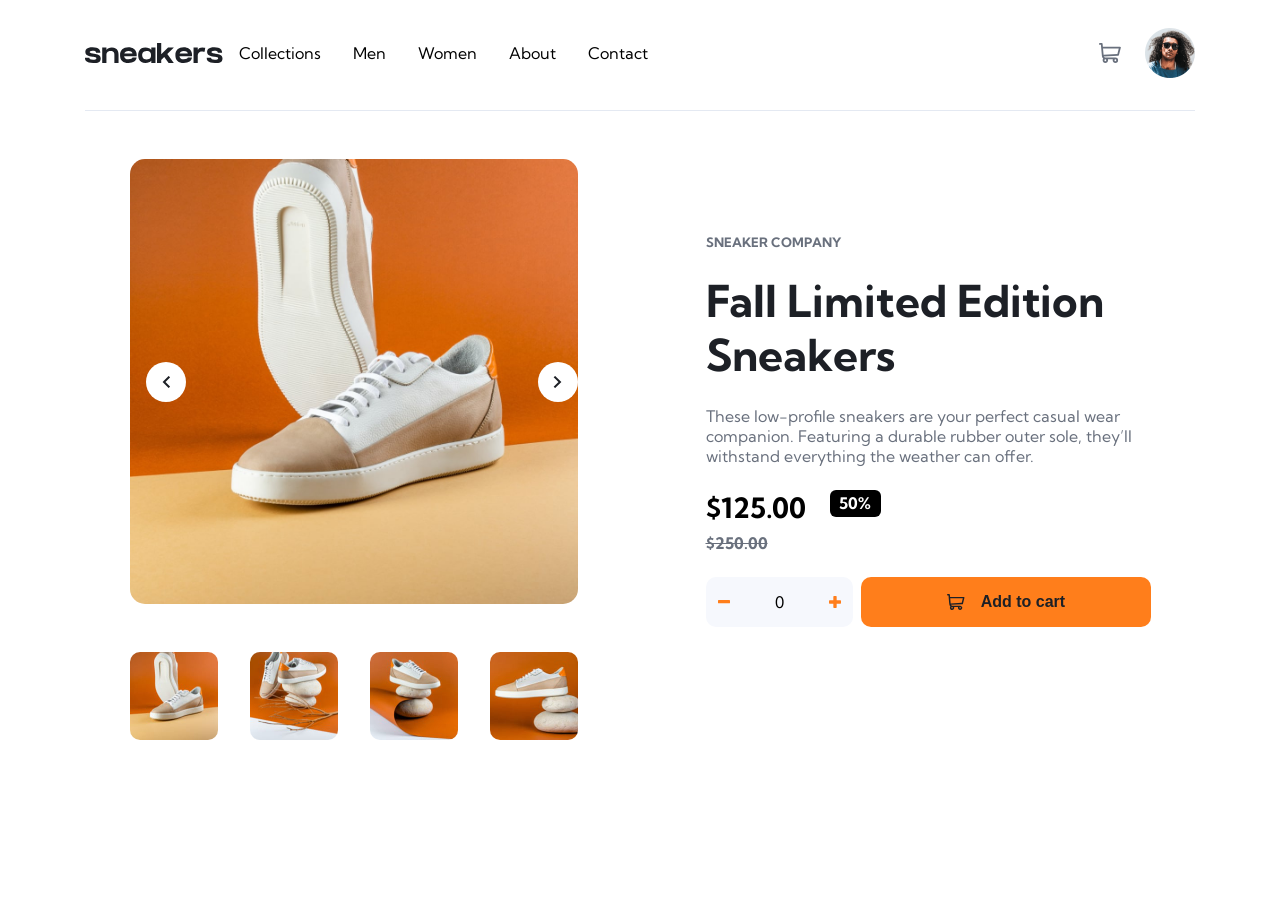
<file: ecommerce-product-page-main/index.html>
<!DOCTYPE html>
<html lang="en">
<head>
  <meta charset="UTF-8">
  <meta name="viewport" content="width=device-width, initial-scale=1.0">
  <title>e-commerce product page</title>
  <link rel="preconnect" href="https://fonts.googleapis.com">
  <link rel="preconnect" href="https://fonts.gstatic.com" crossorigin>
  <link href="https://fonts.googleapis.com/css2?family=Kumbh+Sans:wght,YOPQ@100..900,300&display=swap" rel="stylesheet">
  <link rel="stylesheet" href="style.css">
</head>
<body>
  <header>
    <div class="nav">
      <div class="logo-container">
        <figure class="menu"><img src="images/icon-menu.svg" alt="menu icon"></figure>
        <figure class="logo"><img src="images/logo.svg" alt="page logo"></figure>
        <div class="categories">
          <ul>
            <li>Collections</li>
            <li>Men</li>
            <li>Women</li>
            <li>About</li>
            <li>Contact</li>
          </ul>
        </div>
      </div>


      <div class="cart-profile">
        <figure class="cart"><img src="images/icon-cart.svg" alt="cart icon"></figure>
        <figure class="avatar"><img src="images/image-avatar.png" alt="profile picture"></figure>
      </div>
    </div>

  </header>

  <div class="container">
    <div class="image-container">
      <div class="header-image">
        <figure class="previous"><img src="images/icon-previous.svg" alt="previous icon"></figure>
        <figure class="next"><img src="images/icon-next.svg" alt="next icon"></figure>
      </div>

      <div class="basket-container">
        <h1>Cart</h1>

        <div class="basket-content"> 
          <p>Your cart is empty</p>
        </div>
      </div>

      <div class="image-thumbnails">
        <img id="product1" src="images/image-product-1-thumbnail.jpg" alt="product 1 thumbnail">
        <img src="images/image-product-2-thumbnail.jpg" alt="product 2 thumbnail">
        <img src="images/image-product-3-thumbnail.jpg" alt="product 3 thumbnail">
        <img src="images/image-product-4-thumbnail.jpg" alt="product 4 thumbnail">
      </div>
    </div>
  
    <main>
      <section class="content">
        <h2>SNEAKER COMPANY</h2>
  
        <h1>Fall Limited Edition Sneakers</h1>
  
        <p>
          These low-profile sneakers are your perfect casual wear companion. 
          Featuring a durable rubber outer sole, they’ll withstand everything 
          the weather can offer.
        </p>
      </section>
  
      <section class="price">
        <div class="price-discount">
          <p id="discount-price">$125.00</p>
          
          <div class="discount-badge">
            50%
          </div>
        </div>
  
        <p id="original-price">$250.00</p>
      </section>
  
      <section class="add-to-cart">
        <div class="quantity-selector">
          <img src="images/icon-minus.svg" alt="minus icon">
          <p id="quantity">0</p>
          <img src="images/icon-plus.svg" alt="plus icon">
        </div>
  
        <button type="submit">
          <svg width="18" height="16" viewBox="0 0 18 16" fill="none" xmlns="http://www.w3.org/2000/svg">
          <path fill-rule="evenodd" clip-rule="evenodd" d="M3.0905 2.91311H16.7397C17.2062 2.91311 17.5482 3.35211 17.4353 3.80391L15.9785 9.63048C15.9025 9.93446 15.6378 10.1539 15.3251 10.1723L3.86762 10.8456C4.07245 11.3243 4.54702 11.6529 5.09162 11.6529H13.0982C14.2967 11.6529 15.2717 12.628 15.2717 13.8264C15.2717 15.0249 14.2967 16 13.0982 16C11.5964 16 10.5406 14.502 11.0544 13.0868H7.13056C7.645 14.5038 6.58692 16 5.08677 16C3.27933 16 2.26409 13.9081 3.37522 12.4891C2.75894 12.0009 2.40119 11.2825 2.34268 10.6204C1.43419 0.498541 1.47444 0.946953 1.55953 1.89506L1.56008 1.9012C1.61714 2.53699 1.6934 3.38676 1.51811 1.43385H0.716927C0.320978 1.43385 0 1.11288 0 0.716927C0 0.320978 0.320978 0 0.716927 0H2.17355C2.54465 0 2.85443 0.28322 2.88761 0.652847L3.0905 2.91311ZM4.3471 13.8264C4.3471 14.2343 4.67894 14.5661 5.08677 14.5661C5.49463 14.5661 5.82647 14.2343 5.82647 13.8264C5.82647 13.4186 5.49463 13.0868 5.08677 13.0868C4.67894 13.0868 4.3471 13.4186 4.3471 13.8264ZM13.0982 14.5661C12.6903 14.5661 12.3585 14.2343 12.3585 13.8264C12.3585 13.4186 12.6903 13.0868 13.0982 13.0868C13.506 13.0868 13.8379 13.4186 13.8379 13.8264C13.8379 14.2343 13.506 14.5661 13.0982 14.5661ZM3.67463 9.42062L14.7152 8.77181L15.8215 4.34693H3.21921L3.67463 9.42062Z" fill="#1D2026"/>
          </svg>
  
          <p id="info">Add to cart</p>
        </button>
      </section>
    </main>
  </div>

  <script src="script.js"></script>
</body>
</html>
</file>
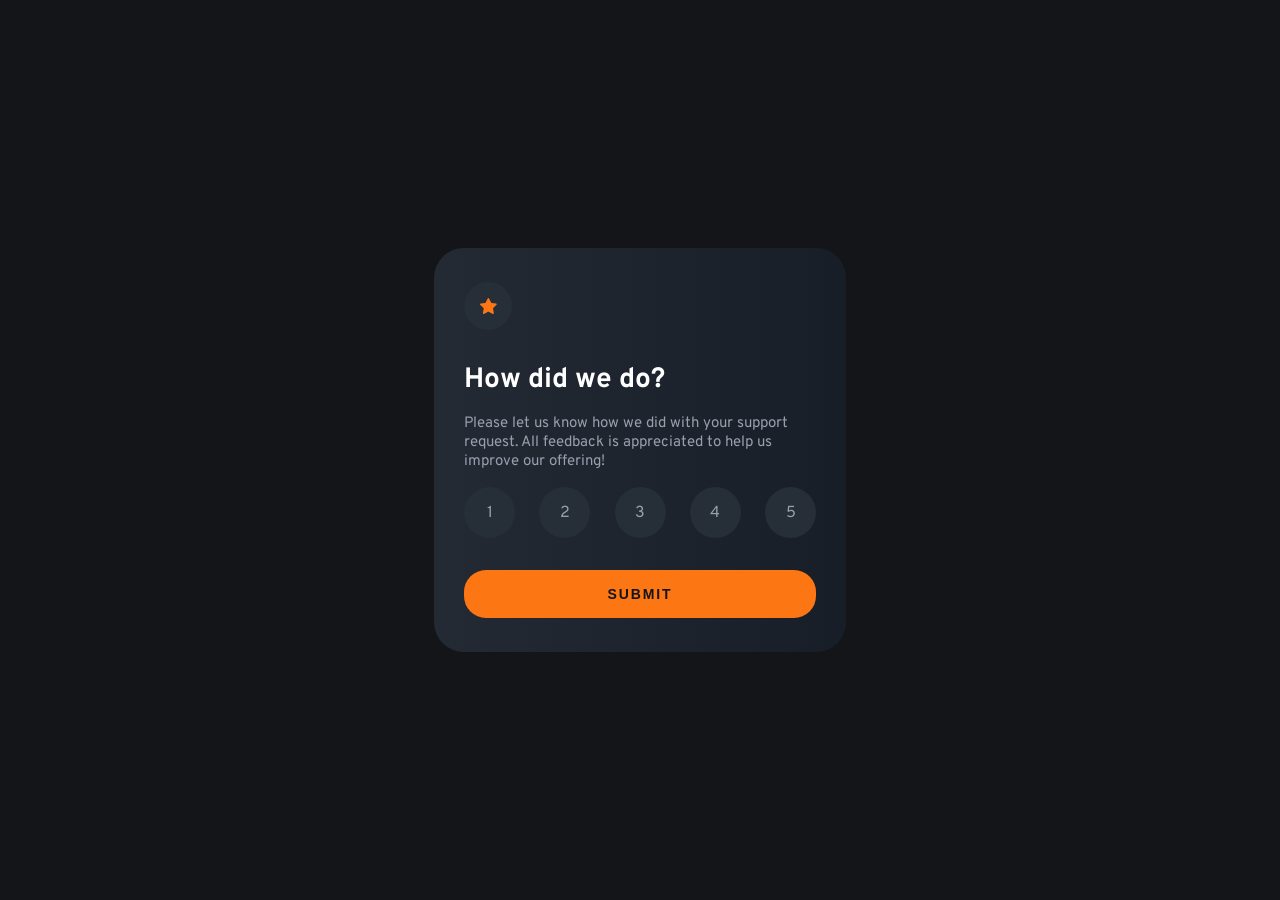
<file: interactive-rating-component-main/index.html>
<!DOCTYPE html>
<html lang="en">
<head>
  <meta charset="UTF-8">
  <meta name="viewport" content="width=device-width, initial-scale=1.0">
  <title>Interactive rating component</title>
  <link rel="stylesheet" href="style.css">
  <link rel="preconnect" href="https://fonts.googleapis.com">
  <link rel="preconnect" href="https://fonts.gstatic.com" crossorigin>
  <link href="https://fonts.googleapis.com/css2?family=Overpass:ital,wght@0,100..900;1,100..900&display=swap" rel="stylesheet">
</head>
<body>
  <main>
    <figure>
      <img src="images/icon-star.svg" alt="star icon">
    </figure>

    <h1>How did we do?</h1>

    <p>
      Please let us know how we did with your support request. 
      All feedback is appreciated to help us improve our offering!
    </p>

    <ul>
      <li>1</li>
      <li>2</li>
      <li>3</li>
      <li>4</li>
      <li>5</li>
    </ul>

    <button type="submit">SUBMIT</button>
  </main>

  <div class="appreciation-container">
    <img src="images/illustration-thank-you.svg" alt="thank you illustration">

    <section>
      <p>You selected <span id="selected-number">4</span> out of 5</p>
    </section>

    <h1>
      Thank you!
    </h1>

    <p>
      We appreciate you taking the time to give a rating. If you ever 
      need more support, don’t hesitate to get in touch!
    </p>
  </div>

  <script src="script.js"></script>
</body>
</html>
</file>
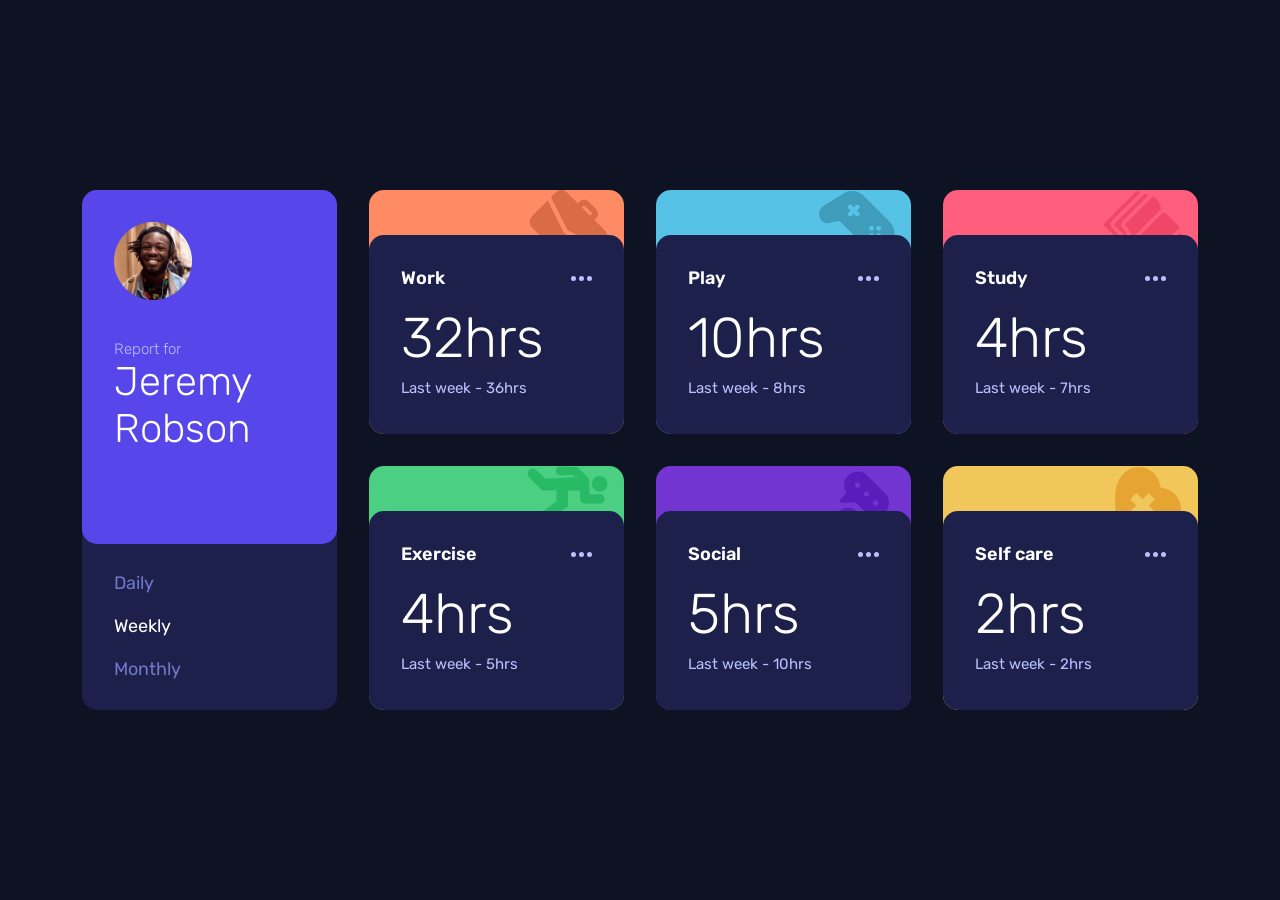
<file: time-tracking-dashboard-by-primas/index.html>
<!DOCTYPE html>
<html lang="en">
<head>
    <meta charset="UTF-8">
    <meta name="viewport" content="width=device-width, initial-scale=1.0">
    <title>Time tracking dashboard project</title>
    <link rel="stylesheet" href="style.css">
    <link rel="preconnect" href="https://fonts.googleapis.com">
    <link rel="preconnect" href="https://fonts.gstatic.com" crossorigin>
    <link href="https://fonts.googleapis.com/css2?family=Rubik:ital,wght@0,300..900;1,300..900&display=swap" rel="stylesheet">
</head>
<body>
    <header>
        <figure>
            <img src="images/image-jeremy.png" alt="profile picture">
            <figcaption>
                <p>Report for</p>
                <p>Jeremy Robson</p>
            </figcaption>
        </figure>

        <nav>
            <ul>
                <li id="daily">Daily</li>
                <li id="weekly">Weekly</li>
                <li id="monthly">Monthly</li>
            </ul>
        </nav>
    </header>

    <main>
        <section class="work">
            <svg width="79" height="79" xmlns="http://www.w3.org/2000/svg">
            <path d="m18.687 10.43 15.464 30.906c.31.682.743 1.322 1.3 1.88.558.557 
            1.198.99 1.714 1.217L68.237 59.98 52.484 75.732a8.025 8.025 0 0 1-11.355 
            0L2.934 37.538a8.025 8.025 0 0 1 0-11.356L18.687 10.43Zm19.345-7.99 10.839 
            10.838 2.065-2.064a5.845 5.845 0 0 1 8.258 0l8.258 8.259a5.845 5.845 0 0 1 
            0 8.258l-2.064 2.064 10.839 10.84a8.025 8.025 0 0 1 0 11.355l-4.728 
            4.728L39.126 40.53a1.963 1.963 0 0 1-.578-.413 1.963 1.963 0 0 1-.413-.578L21.95 
            7.168l4.728-4.728a8.025 8.025 0 0 1 11.355 0Zm17.033 12.903-2.064 2.065 
            8.258 8.258 2.064-2.064-8.258-8.259Z" fill="#D96C47" fill-rule="nonzero"/>
            </svg>

            <div class="work-schedule">
                <div class="work-activity">
                    <p id="title">Work</p>
                    <img src="images/icon-ellipsis.svg" alt="ellipsis icon">
                </div>
                <div class="work-time-detail">
                    <p id="work-current">32hrs</p>
                    <span id="work-previous">Last week - 36hrs</span>
                </div>
            </div>
        </section>

        <section class="play">
            <svg width="76" height="77" xmlns="http://www.w3.org/2000/svg">
            <path d="m60.91 71.846 12.314-19.892c3.317-5.36 
            3.78-13.818-2.31-19.908l-26.36-26.36c-4.457-4.457-12.586-6.843-19.908-2.31L4.753 
            15.69c-5.4 3.343-6.275 10.854-1.779 15.35a7.773 7.773 0 0 0 
            7.346 2.035l7.783-1.945a3.947 3.947 0 0 1 3.731 1.033l22.602 
            22.602c.97.97 1.367 2.4 1.033 3.732l-1.945 7.782a7.775 7.775 
            0 0 0 2.037 7.349c4.49 4.49 12.003 3.624 
            15.349-1.782Zm-24.227-46.12-1.891-1.892-1.892 1.892a2.342 2.342 
            0 0 1-3.312-3.312l1.892-1.892-1.892-1.891a2.342 2.342 0 0 1 
            3.312-3.312l1.892 1.891 1.891-1.891a2.342 2.342 0 0 1 3.312 
            3.312l-1.891 1.891 1.891 1.892a2.342 2.342 0 0 1-3.312 3.312Zm14.19 
            14.19a2.343 2.343 0 1 1 3.315-3.312 2.343 2.343 0 0 1-3.314 
            3.312Zm0 7.096a2.343 2.343 0 0 1 3.313-3.312 2.343 2.343 0 0 
            1-3.312 3.312Zm7.096-7.095a2.343 2.343 0 1 1 3.312 0 2.343 
            2.343 0 0 1-3.312 0Zm0 7.095a2.343 2.343 0 0 1 3.312-3.312 
            2.343 2.343 0 0 1-3.312 3.312Z" fill="#3F9CBB" fill-rule="nonzero"/>
            </svg>

            <div class="play-schedule">
                <div class="play-activity">
                    <p id="title">Play</p>
                    <img src="images/icon-ellipsis.svg" alt="ellipsis icon">
                </div>
                <div class="play-time-detail">
                    <p id="play-current">10hrs</p>
                    <span id="play-previous">Last week - 36hrs</span>
                </div>
            </div>
        </section>

        <section class="study">
            <svg width="79" height="79" xmlns="http://www.w3.org/2000/svg">
            <path d="M33.227 1.495a1.87 1.87 0 0 1 2.646 0l1.323 1.323-27.78 
            27.78c-2.189 2.189-2.1 5.837.088 8.026l12.132 12.132a5.624 5.624 
            0 0 0 1.096 6.388 5.624 5.624 0 0 0 6.389 1.097l12.132 12.132c2.188 
            2.188 5.837 2.276 8.025.088l27.78-27.78 1.323 1.322a1.87 1.87 0 0 1 
            0 2.646L46.632 78.4a1.87 1.87 0 0 1-2.645 0L29.12 63.531a5.624 5.624 
            0 0 1-6.389-1.097l-5.291-5.291a5.624 5.624 0 0 1-1.097-6.388L1.478 
            35.89a1.87 1.87 0 0 1 0-2.646ZM59.74 22.783c1.948.27 3.83 1.117 5.325 
            2.612l10.583 10.583a1.87 1.87 0 0 1 0 2.646L46.544 67.727a1.87 1.87 
            0 0 1-2.646 0L30.67 54.498a1.872 1.872 0 0 0-2.646 0ZM49.19 6.875a1.87 
            1.87 0 0 1 2.647 0c4.489 4.489 5.877 8.98 6.178 12.342L27.67 
            49.56c.349-1.527 1.181-7.463-4.938-13.582a1.87 1.87 0 0 1 
            0-2.646Zm-7.936-2.646a1.87 1.87 0 0 1 2.645 0l1.323 1.323-25.134 
            25.134a5.619 5.619 0 0 0 0 7.938c4.005 4.005 4.2 7.696 4.043 
            9.335L12.15 35.978a1.87 1.87 0 0 1 0-2.646Z" fill="#F04667" fill-rule="nonzero"/>
            </svg>

            <div class="study-schedule">
                <div class="study-activity">
                    <p id="title">Study</p>
                    <img src="images/icon-ellipsis.svg" alt="ellipsis icon">
                </div>
                <div class="study-time-detail">
                    <p id="study-current">4hrs</p>
                    <span id="study-previous">Last week - 7hrs</span>
                </div>
            </div>
        </section>

        <section class="exercise">
            <svg width="81" height="55" xmlns="http://www.w3.org/2000/svg">
            <path d="m33.357.579 16.447.426c.33.009.645.144.88.38l9.953 
            9.953a4.946 4.946 0 0 1 1.451 3.311l.514 
            12.87c.02.503.433.895.937.894l9.595-.05a4.438 4.438 0 0 1 4.437 
            4.43v.26c0 1.164-.453 2.259-1.277 3.082a4.334 4.334 0 0 1-3.083 
            1.277h-15.77c-2.347 0-4.393-2.045-4.393-4.393l-.001-8.405-12.05-.009.01 
            15.17c.001.426-.21.826-.56 1.067l-18.098 12.41c-1.363.849-2.958 
            1.033-4.426.537a5.147 5.147 0 0 1-1.994-1.237 5.247 5.247 0 0 
            1-1.193-1.85c-.875-2.293.074-4.934 2.256-6.277l12.303-8.973.252-11.28-13.556.442a1.291 
            1.291 0 0 1-.957-.377L2.237 11.439c-1-.999-1.55-2.38-1.513-3.792a5.124 
            5.124 0 0 1 1.714-3.71c2.042-1.84 5.234-1.688 7.267.345l8.576 8.576 
            29.444-1.635-2.133-2.133-12.263.347a4.434 4.434 0 0 1-3.294-1.28l-.016-.015a4.409 
            4.409 0 0 1-1.294-3.307c.08-2.347 2.16-4.255 4.632-4.256Zm33.78 
            11.774c3.025-3.025 7.945-3.025 10.97 0 3.024 3.025 3.024 7.944 0 
            10.97-3.025 3.024-7.945 3.024-10.97 0-3.024-3.026-3.025-7.945 
            0-10.97Z" fill="#29BA66" fill-rule="nonzero"/>
            </svg>

            <div class="exercise-schedule">
                <div class="exercise-activity">
                    <p id="title">Exercise</p>
                    <img src="images/icon-ellipsis.svg" alt="ellipsis icon">
                </div>
                <div class="exercise-time-detail">
                    <p id="exercise-current">4hrs</p>
                    <span id="exercise-previous">Last week - 5hrs</span>
                </div>
            </div>
        </section>

        <section class="social">
            <svg width="75" height="100" xmlns="http://www.w3.org/2000/svg">
            <g fill="#5A1CBB" fill-rule="nonzero"><path d="M45.834 46.627c4.78 4.78 
            13.1 5.754 19.257-.403 5.2-5.199 5.198-13.657 0-18.855L47.151 9.428C42.335 
            4.614 34.02 3.7 27.892 9.83c-4.701 4.7-5.151 12.066-1.352 17.277l-6.265 
            6.265c-1.339 1.339-.317 3.644 1.585 3.533l13.474-.777 10.499 
            10.499Zm11.404-11.483a2.567 2.567 0 1 1-3.629 3.631 2.567 2.567 0 0 
            1 3.63-3.631ZM35.745 20.909a2.567 2.567 0 1 1 3.63-3.629 2.567 
            2.567 0 0 1-3.63 3.63Zm12.562 5.303a2.567 2.567 0 1 1-3.63 3.63 
            2.567 2.567 0 0 1 3.63-3.63ZM55.16 63.698 37.219 
            45.756c-5.198-5.197-13.658-5.197-18.857.001-6.072 6.073-5.26 
            14.4-.402 19.258l10.499 10.5-.777 13.473c-.11 1.886 2.186 2.931 
            3.533 1.584l6.265-6.265c5.212 3.8 12.577 3.349 17.277-1.352 6.06-6.059 
            5.274-14.386.403-19.257ZM25.813 57.24a2.567 2.567 0 1 1 3.63-3.631 2.567 
            2.567 0 0 1-3.63 3.63Zm8.932 8.931a2.567 2.567 0 1 1 3.63-3.629 2.567 
            2.567 0 0 1-3.63 3.63Zm8.932 8.933a2.567 2.567 0 1 1 3.63-3.631 2.567 
            2.567 0 0 1-3.63 3.63Z"/></g>
            </svg>

            <div class="social-schedule">
                <div class="social-activity">
                    <p id="title">Social</p>
                    <img src="images/icon-ellipsis.svg" alt="ellipsis icon">
                </div>
                <div class="social-time-detail">
                    <p id="social-current">5hrs</p>
                    <span id="social-previous">Last week - 10hrs</span>
                </div>
            </div>
        </section>

        <section class="self-care">
            <svg width="67" height="67" xmlns="http://www.w3.org/2000/svg">
            <path d="M.918 50.848c.114 1.723.232 3.5.346 5.336l.003.038.448 
            6.038c.06.81.412 1.536.951 2.075.54.54 1.266.892 
            2.075.952l6.038.447.038.003c12.086.755 21.237 1.231 
            28.95.484 9.007-.873 15.369-3.445 20.02-8.096 8.413-8.413 
            8.398-21.609-.034-30.041-3.79-3.79-8.959-6.11-14.31-6.526-.415-5.352-2.736-10.52-6.526-14.31C30.484-1.185 
            17.288-1.2 8.875 
            7.214-1.295 17.384-.415 30.697.918 50.848ZM21.36 27.122l6.172 
            6.173 6.16-6.159 6.172 6.173-6.16 6.158 6.173 6.173-6.158 
            6.158-6.173-6.172-6.158 6.158-6.173-6.172 6.159-6.159-6.173-6.172 
            6.16-6.159Z" fill="#E6A532" fill-rule="nonzero"/>
            </svg>

            <div class="self-care-schedule">
                <div class="self-care-activity">
                    <p id="title">Self care</p>
                    <img src="images/icon-ellipsis.svg" alt="ellipsis icon">
                </div>
                <div class="self-care-time-detail">
                    <p id="self-care-current">2hrs</p>
                    <span id="self-care-previous">Last week - 2hrs</span>
                </div>
            </div>
        </section>
    </main>

    <script src="main.js"></script>
</body>
</html>
</file>
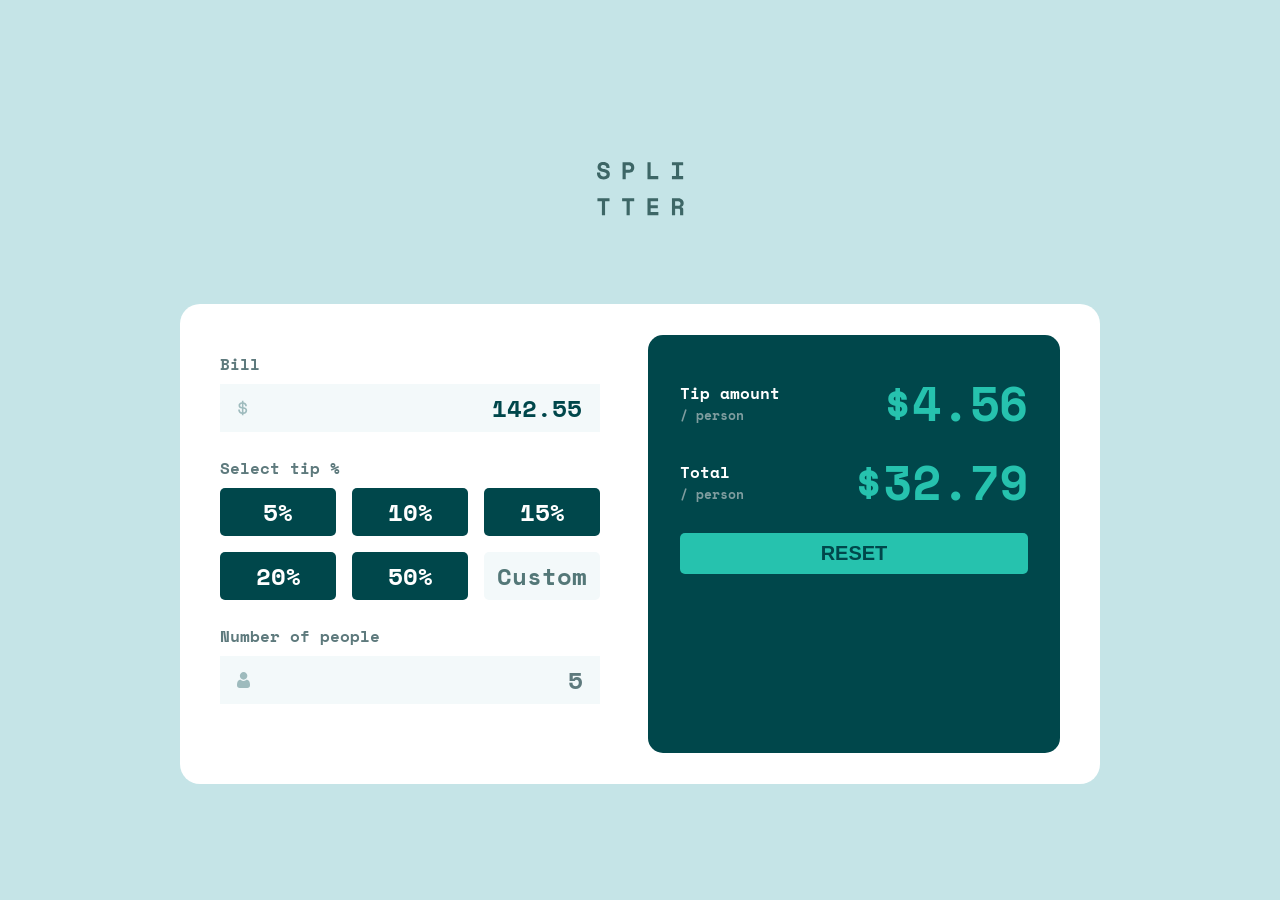
<file: tip-calculator-app/index.html>
<!DOCTYPE html>
<html lang="en">
<head>
  <meta charset="UTF-8">
  <meta name="viewport" content="width=device-width, initial-scale=1.0">
  <title>Tip Calculator</title>
  <link rel="stylesheet" href="style.css">
  <link rel="preconnect" href="https://fonts.googleapis.com">
  <link rel="preconnect" href="https://fonts.gstatic.com" crossorigin>
  <link href="https://fonts.googleapis.com/css2?family=Space+Mono:ital,wght@0,400;0,700;1,400;1,700&display=swap" rel="stylesheet">
</head>
<body>
  <header>
    <img src="images/logo.svg" alt="logo">
  </header>

  <main>
    <div class="content-container">
      <div class="bill-container">
        <div class="bill-header">
          <p>Bill</p>

          <div class="bill-amount-container">
            <div class="bill-amount">
              <img src="images/icon-dollar.svg" alt="dollar icon">

              <p id="bill-amount" contenteditable="true">142.55</p>
            </div>
          </div>
        </div>

        <div class="tip-selection-container">
          <p>Select tip %</p>
          <div class="tip-option-buttons">
            <button class="tip-option">
              <p>5%</p>
            </button>
            <button class="tip-option">
              <p>10%</p>
            </button>
            <button class="tip-option">
              <p id="tip-percent">15%</p>
            </button>
            <button class="tip-option">
              <p>20%</p>
            </button>
            <button class="tip-option">
              <p>50%</p>
            </button>
            <button class="custom-option">
              <p>Custom</p>
            </button>
          </div>
        </div>

        <div class="people-container">
          <p>Number of people</p>
          <div class="people-input-container">
            <div class="people-input">
              <img src="images/icon-person.svg" alt="people icon">
              <p id="people" contenteditable="true">5</p>
            </div>
          </div>
        </div>
      </div>

      <div class="results-container">
        <div class="results-content">
          <div class="results-details">
            <div class="tip-amount-row">
              <div class="tip-amount-label">
                <p>Tip amount</p>
                <p>/ person</p>
              </div>
              <p id="tip-amount">$4.56</p>
            </div>
            <div class="total-amount-row">
              <div class="total-amount-label">
                <p>Total</p>
                <p>/ person</p>
              </div>
              <p id="total-amount">$32.79</p>
            </div>
          </div>

          <button class="reset">RESET</button>
        </div>
      </div>
    </div>
  </main>
  <script src="script.js"></script>
</body>
</html>
</file>
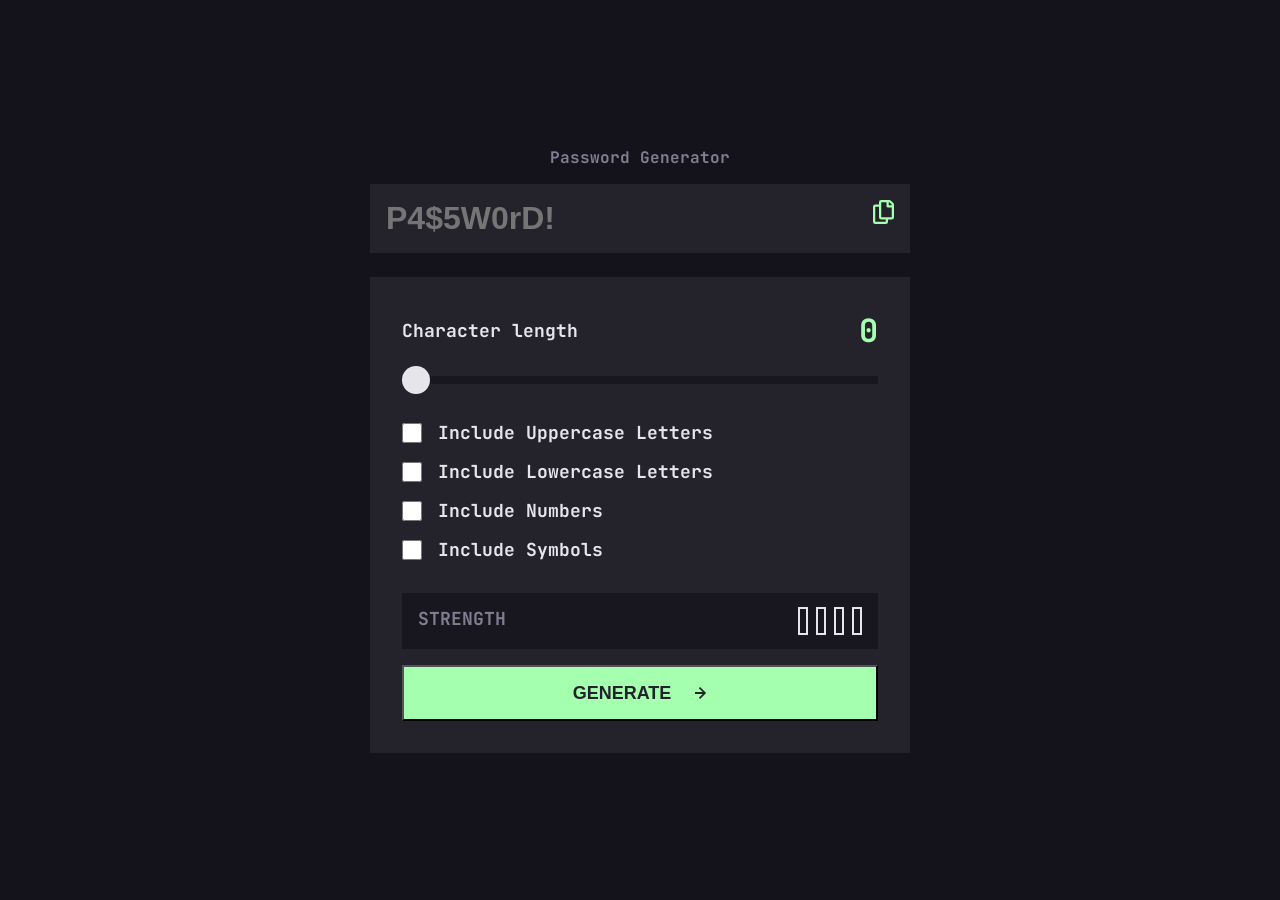
<file: password-generator-app/starter-code/index.html>
<!DOCTYPE html>
<html lang="en">
<head>
  <meta charset="UTF-8">
  <meta name="viewport" content="width=device-width, initial-scale=1.0">
  <title>Password Generator App</title>
  <link rel="preconnect" href="https://fonts.googleapis.com">
  <link rel="preconnect" href="https://fonts.gstatic.com" crossorigin>
  <link href="https://fonts.googleapis.com/css2?family=JetBrains+Mono:ital,wght@0,100..800;1,100..800&display=swap" rel="stylesheet">
  <link rel="stylesheet" href="style.css">
</head>
<body>
  <main>
    <h1>Password Generator</h1>

    <div class="input-wrapper">
      <input type="text" name="password" id="password" placeholder="P4$5W0rD!">
      <button id="copyButton">
        <span id="copied">COPIED</span>
        <img src="assets/images/icon-copy.svg" alt="copy icon">
      </button>
    </div>

    <section>
      <div class="character-container">
        <div class="character-length">
          <p>Character length</p>
          <p id="character-number">0</p>
        </div>
        <input type="range" id="myRange" class="slider" min = "1" max="30" value="0">
      </div>

      <ul>
        <li>
          <label>
            <input type="checkbox" id="checkbox1"><span>Include Uppercase Letters</span>
          </label>
        </li>
        <li>
          <label>
            <input type="checkbox" id="checkbox2"><span>Include Lowercase Letters</span>
          </label>
        </li>
        <li>
          <label>
            <input type="checkbox" id="checkbox3"><span>Include Numbers</span>
          </label>
        </li>
        <li>
          <label>
            <input type="checkbox" id="checkbox4"><span>Include Symbols</span>
          </label>
        </li>
      </ul>

      <div class="container">
        <div class="strength-container">
          <p>STRENGTH</p>

          <div class="strength-bars-containers">
            <span id="strength"></span>
            <div class="strength-bars"></div>
            <div class="strength-bars"></div>
            <div class="strength-bars"></div>
            <div class="strength-bars"></div>
          </div>
        </div>
      
        <button type="submit">
          <span>GENERATE</span>
          
          <img src="assets/images/icon-arrow-right.svg" alt="arrow icon">
        </button>
        
      </div>
    </section>
  </main>

  <script src="main.js"></script>
</body>
</html>
</file>
<file: ecommerce-product-page-main/style.css>
* {
    margin: 0;
    box-sizing: border-box;
}

body {
    font-family: "Kumbh Sans", sans-serif;
}

header .nav{
    height: 24px;
    margin: 19px 0 24px 0;
    display: flex;
    justify-content: space-around;
}

header .nav .logo-container {
    display:flex;
    align-items: flex-end;
    gap: 16px;
}

header .nav .logo-container .menu,header .nav .logo-container .menu img {
    width: 16px;
    height: 15px;
}

header .nav .logo-container .logo, header .nav .logo-container .logo img {
    width: 138px;
    height: 20px;
}

header .nav .logo-container .categories {
    display: none;
}

header .nav .cart-profile {
    display: flex;
    align-items: flex-end; 
    gap: 24px;
}

header .nav .cart-profile .cart {
    height: 20px;
}

header .nav .cart-profile .avatar, header .nav .cart-profile .avatar img {
    width: 24px;
    height: 24px;
}

.container {
    display: flex;
    flex-direction:column;
    position: relative;
}

.image-container .image-thumbnails {
        display: none;
}

.image-container .basket-container {
    width: 360px;
    height: 256px;
    padding: 24px 0;
    background-color: white;
    border-radius: 10px;
    position: absolute;
    top: 9px;
    left: 50%;
    transform: translateX(-50%);
    visibility: hidden;
    display: flex;
    flex-direction: column;
}

.image-container .basket-container.visibility {
    visibility: visible;
}

.image-container .basket-container h1 {
    margin: 0 12px 23px;
    font-size: 16px;
}

.image-container .basket-content {
    border-top: 1px solid #E4E9F2;
    display: flex;
    justify-content: center;
    align-items: center;
    flex-grow: 1;
}

.image-container .basket-content p {
    font-weight: bold;
    font-size: 16px;
    color: #69707D;
}

.header-image {
    width: 100%;
    height: 300px;
    background: url(images/image-product-1.jpg);
    background-repeat: no-repeat;
    background-size: cover;
    position: relative;
}

.header-image .previous, .header-image .next {
    width: 40px; 
    height: 40px;
    display:flex;
    justify-content: center;
    align-items: center;
    background-color: white; 
    border-radius: 50%;
    cursor: pointer;
    position: absolute;
    top: 50%;
    transform: translateY(-50%);
}

.header-image .previous {
    left: 16px;
}

.header-image .next {
    right: 16px;
}

.header-image .previous img, .header-image .next img {
    height: 12px;
}


@media screen and (min-width: 768px) {
    body {
        width: 100%;
        padding: 28px 0 0;
        display: flex;
        align-items: center;
        flex-direction: column;
    }

    header {
        width: 608px;
        height: 83px;
        margin-bottom: 48px;
        border-bottom: 1px solid #E4E9F2;
    }

    header .nav{
        width: 608px;
        height: 50px;
        margin: 0 0 81px;
        justify-content: space-between;
    }

    header .nav .logo-container {
        align-items: center;
    }

    header .nav .logo-container .menu,header .nav .logo-container .menu img {
        width: 16px;
        height: 15px;
    }

    header .nav .logo-container .logo, header .nav .logo-container .logo img {
        width: 138px;
        height: 20px;
    }

    header .nav .logo-container .categories {
        display: none;
    }

    header .nav .cart-profile {
        align-items: center; 
    }

    header .nav .cart-profile .cart {
        height: 20px;
    }

    header .nav .cart-profile .avatar, header .nav .cart-profile .avatar img {
        width: 50px;
        height: 50px;
    }

    .header-image {
        width: 608px;
        height: 290px;
        margin-bottom: 48px;
        border-radius: 15px;
        background: url(images/image-product-1.jpg);
        background-repeat: no-repeat;
        background-size: cover;
        position: relative;
    }

    .header-image .previous, .header-image .next {
        width: 40px; 
        height: 40px;
        display:flex;
        justify-content: center;
        align-items: center;
        background-color: white; 
        border-radius: 50%;
        cursor: pointer;
        position: absolute;
        top: 50%;
        transform: translateY(-50%);
    }

    .header-image .next {
        right: 0;
    }

    .header-image .previous img, .header-image .next img {
        height: 12px;
    }    

    .image-container .image-thumbnails {
        display: none;
    }
}

@media screen and (min-width: 1024px) {
    header {
        width: 1110px;
        margin-bottom: 48px;
    }

    header .nav{
        width: 1110px;
        height: 50px;
        margin: 0 0 81px;
        justify-content: space-between;
    }

    header .nav .logo-container .menu,header .nav .logo-container .menu img {
        display: none;
    }

    header .nav .logo-container .categories {
        display: block;
    }

    header .nav .logo-container .categories ul {
        display: flex;
        gap: 32px;
        padding: 0;
    }

    header .nav .logo-container .categories ul li {
        list-style-type: none;
        cursor: pointer;
    }

    .container {
        flex-direction: row;
        gap: 128px;
    }

    .header-image {
        width: 448px;
        height: 445px;
    }

    .image-container .image-thumbnails {
        display: flex;
        gap: 32px;
    }

    .image-container .image-thumbnails img {
        width: 88px;
        height: 88px;
        border-radius: 10px;
        cursor: pointer;
    }
}

main {
    padding: 24px 24px 0;
}

main .content h2 {
    font-weight: bold;
    font-size: 12px;
    color: #69707D;
    margin-bottom: 16px;
}

main .content h1 {
    font-weight: bold;
    font-size: 28px;
    color: #1D2026;
    margin-bottom: 16px;
}

main .content p {
    font-size: 15px;
    color: #69707D;
    margin-bottom: 32px;
}

main .price {
    display: flex;
    justify-content: space-between;
    margin-bottom: 32px;
}

main .price .price-discount {
    display: flex;
    gap: 16px;
}

main .price .price-discount #discount-price {
    font-weight: bold;
    font-size: 28px;
}

main .price .price-discount .discount-badge {
    width: 51px;
    height: 27px;
    font-weight: bold;
    font-size: 16px;
    background-color: black;
    color: white;
    text-align: center;
    line-height: 27px;
    border-radius: 6px;
}

main .price #original-price {
    font-weight: bold;
    font-size: 16px;
    color: #69707D;
    text-decoration: line-through;
}

main .add-to-cart .quantity-selector {
    padding: 16px;
    display: flex;
    justify-content: space-between;
    align-items: center;
    margin-bottom: 16px;
    background-color: #F6F8FD;
    border-radius: 10px;
}

main .add-to-cart button {
    width: 100%;
    padding: 16px 104px;
    background-color: #FF7E1B;
    box-shadow: 0 20px 50px #FF7E1B;
    border: none;
    border-radius: 10px;
    display: flex;
    justify-content: center;
    align-items: center;
    gap: 16px;
}

main .add-to-cart button #info {
    font-weight: bold;
    font-size: 16px;
    color: #1D2026;
}

@media screen and (min-width: 768px) {
    main {
        max-width: 608px;
        padding: 0;
    }

    main .content h2 {
        font-size: 13px;
        margin-bottom: 24px;
    }

    main .content h1 {
        font-size: 44px;
        margin-bottom: 24px;
    }

    main .content p {
        font-size: 16px;
        margin-bottom: 24px;
    }

    main .price {
        display: flex;
        flex-direction: column;
        margin-bottom: 24px;
    }

    main .price .price-discount {
        gap: 24px;
        margin-bottom: 8px;
    }

    main .add-to-cart {
        display: flex;
        gap: 8px;
    }

    main .add-to-cart .quantity-selector {
        width: 298px;
        padding: 16px 24px;
        display: flex;
        justify-content: space-between;
        align-items: center;
        margin-bottom: 0;
    }

    main .add-to-cart button {
        width: 300px;
        padding: 18px 90px;
        box-shadow: none;
    }    
}

@media screen and (min-width: 1024px) {
    main {
        max-width: 445px;
        height: 432px;
        align-self: center;
    }

    main .add-to-cart .quantity-selector {
        width: 157px;
        padding: 15px 12px;
    }

    main .add-to-cart button {
        padding: 16px 72px;
        gap: 16px;
    }
}
</file>
<file: interactive-rating-component-main/style.css>
* {
    box-sizing: border-box;
    margin: 0;
}

body {
    height: 100vh;
    margin: 0;
    background-color: #131518;
    font-family: "Overpass", sans-serif;
    display: flex;
    justify-content: center;
    align-items: center;
}

main {
    background: linear-gradient(to right, #232A34, #181E27);
    width: 327px;
    padding: 28px 24px;
    border-radius: 15px;
}

figure {
    margin: 0;
    width: 40px;
    height: 40px;
    background-color: #262E38;
    border-radius: 50%;
    display: flex;
    justify-content: center;
    align-items: center;
}

h1 {
    margin-top: 24px;
    color: white;
    font-size: 24px;
}

p {
    margin-top: 16px;
    color: #969FAD;
    font-size: 14px;
}

ul {
    margin: 16px 0 24px;
    padding: 0;
    display: flex;
    justify-content: space-between;
}

li {
    width: 42px;
    height: 42px;
    list-style-type: none;
    background-color: #262E38;
    color: #969FAD;
    border-radius: 50%;
    display: flex;
    justify-content: center;
    align-items: center;
}

button {
    width: 100%;
    padding: 16px 104px;
    background-color: #FC7614;
    font-weight: bold;
    font-size: 14px;
    letter-spacing: 1.87px;
    color: #131518;
    border: none;
    border-radius: 22px;
}

@media screen and (min-width: 728px) {
    main {
        width: 412px;
        padding: 34px 30px;
        border-radius: 30px;
    }

    figure {
        width: 48px;
        height: 48px;
    }

    h1 {
        margin-top: 32px;
        font-size: 28px;
    }

    p {
        margin-top: 16px;
        font-size: 15px;
    }

    ul {
        margin: 16px 0 32px;
    }

    li {
        width: 51px;
        height: 51px;
        cursor: pointer;
    }
}

.appreciation-container {
    background: linear-gradient(to right, #232A34, #181E27);
    width: 327px;
    padding: 28px 24px;
    border-radius: 15px;
    text-align: center;
}

.appreciation-container img {
    width: 144px;
    height: 96px;
}

.appreciation-container section {
    margin: 24px 0 24px;
}

.appreciation-container section p {
    color:#FC7614;
    font-size: 14px;
}

.appreciation-container h1 {
    margin: 0;
    font-size: 24px;
}

.appreciation-container p {
    font-size: 14px;
    color: #969FAD;
}
</file>
<file: time-tracking-dashboard-by-primas/style.css>
* {
    margin: 0;
    padding: 0;
    box-sizing: border-box;
}

body {
    font-family: "Rubik", sans-serif;
    background-color: #0E1323;
    color: white;
    display: flex;
    flex-direction: column;
    align-items: center;
}

@media screen and (min-width: 1024px) {
    body {
        height: 100vh;
        flex-direction: row;
        justify-content: center;
    }
}

header {
    width: 327px;
    height: 203px;
    margin: 81px 0 24px;
    background-color: #1C204B;
    border-radius: 15px;
}

header figure {
    height: 133px;
    padding: 32px 0 0 32px;
    margin-bottom: 24px;
    display: flex;
    background-color: #5747EA;
    border-radius: 15px;
}

header figure img {
    width: 64px;
    height: 64px;
    margin-right: 24px;
}

header figure figcaption {
    margin-top: 7px;
}

header figure figcaption p {
    font-weight: 300;
    font-size: 15px;
    color: #BBC0FF;
}

header figure figcaption p:last-child {
    margin-top: 8px;
    font-size: 24px;
    color: white;
}

header nav ul {
    list-style-type: none;
    display: flex;
    justify-content: space-around;
}

header nav ul li {
    font-size: 18px;
    color: #7078C9;
    cursor: pointer;
}

header nav ul li:nth-child(2) {
    color: white;
}

@media screen and (min-width:768px) {
    header {
        width: 612px;
        margin: 173px 0 24px;
    }
}

@media screen and (min-width: 1024px) {
    header {
        width: 255px;
        height: 520px;
        margin: 0 32px 0 0;
    }

    header figure {
        height: 354px;
        padding: 32px 0 0 32px;
        margin-bottom: 0px;
        display: flex;
        flex-direction: column;
        background-color: #5747EA;
        border-radius: 15px;
    }

    header figure img {
        width: 78px;
        height: 78px;
        margin-right: 0;
    }

    header figure figcaption {
        margin-top: 40px;
        width: 138px;
    }

    header figure figcaption p:last-child {
        margin-top: 0;
        font-size: 40px;
    }
    
    header nav {
        padding: 28px 0 0 32px;
    }

    header nav ul {
        flex-direction: column;
        justify-content: space-around;
    }

    header nav ul li#weekly, li#monthly {
        margin-top: 21px;
    }
}

main 
section.work,
section.play,
section.study,
section.exercise,
section.social,
section.self-care {
    width: 327px;
    height: 160px;
    border-radius: 15px;
    margin-bottom: 24px;
    position: relative;
    padding-top: 38px;
}

main section.work {background-color: #FF8B64;}
main section.play {background-color: #55C2E6;}
main section.study {background-color: #FF5E7D;}
main section.exercise {background-color: #4BCF82;}
main section.social {background-color: #7335D2;}
main section.self-care {background-color: #F1C75B;}

main section.work svg,
section.play svg,
section.study svg,
section.exercise svg,
section.social svg,
section.self-care svg {
    position: absolute;
    top: 0;
    right: 16px;
    z-index: 5;
}

main section.work .work-schedule,
section.play .play-schedule,
section.study .study-schedule,
section.exercise .exercise-schedule,
section.social .social-schedule,
section.self-care .self-care-schedule {
    height: 122px;
    padding: 27.5px 24px 0;
    background-color: #1C204B;
    border-radius: 15px;
    position: relative;
    z-index: 10;
}

main section.work .work-schedule .work-activity,
section.play .play-schedule .play-activity,
section.study .study-schedule .study-activity,
section.exercise .exercise-schedule .exercise-activity,
section.social .social-schedule .social-activity,
section.self-care .self-care-schedule .self-care-activity {
    display: flex;
    justify-content: space-between;
}

main section.work .work-schedule .work-activity p,
section.play .play-schedule .play-activity p,
section.study .study-schedule .study-activity p,
section.exercise .exercise-schedule .exercise-activity p,
section.social .social-schedule .social-activity p,
section.self-care .self-care-schedule .self-care-activity p {
    font-size: 18px;
    font-weight: 600;
}

main section.work .work-schedule .work-activity img,
section.play .play-schedule .play-activity img,
section.study .study-schedule .study-activity img,
section.exercise .exercise-schedule .exercise-activity img,
section.social .social-schedule .social-activity img,
section.self-care .self-care-schedule .self-care-activity img {
    height: 5px;
    align-self: center;
}

main section.work .work-schedule .work-time-detail,
section.play .play-schedule .play-time-detail,
section.study .study-schedule .study-time-detail,
section.exercise .exercise-schedule .exercise-time-detail,
section.social .social-schedule .social-time-detail,
section.self-care .self-care-schedule .self-care-time-detail {
    display: flex;
    justify-content: space-between;
}

main section.work .work-schedule .work-time-detail p,
section.play .play-schedule .play-time-detail p,
section.study .study-schedule .study-time-detail p,
section.exercise .exercise-schedule .exercise-time-detail p,
section.social .social-schedule .social-time-detail p,
section.self-care .self-care-schedule .self-care-time-detail p {
    font-size: 32px;
    font-weight: 300;
}

main section.work .work-schedule .work-time-detail span,
section.play .play-schedule .play-time-detail span,
section.study .study-schedule .study-time-detail span,
section.exercise .exercise-schedule .exercise-time-detail span,
section.social .social-schedule .social-time-detail span,
section.self-care .self-care-schedule .self-care-time-detail span {
    font-size: 15px;
    color: #BBC0FF;
    align-self: center;
}

@media screen and (min-width: 768px) {
    main {
        width: 612px;
        display: flex;
        justify-content: space-between;
        flex-wrap: wrap;
    }

    main 
    section.work,
    section.play,
    section.study,
    section.exercise,
    section.social,
    section.self-care {
        width: 188px;
        height: 213px;
        border-radius: 15px;
        margin-bottom: 24px;
        padding-top: 38px;
    }

    main section.work svg,
    section.play svg,
    section.study svg,
    section.exercise svg,
    section.social svg,
    section.self-care svg {
        top: 0;
        right: 16px;
    }

    main section.work .work-schedule,
    section.play .play-schedule,
    section.study .study-schedule,
    section.exercise .exercise-schedule,
    section.social .social-schedule,
    section.self-care .self-care-schedule {
        height: 180px;
        padding: 25.5px 21.5px 0;
        border-radius: 15px;
    }

    main section.work .work-schedule .work-activity,
    section.play .play-schedule .play-activity,
    section.study .study-schedule .study-activity,
    section.exercise .exercise-schedule .exercise-activity,
    section.social .social-schedule .social-activity,
    section.self-care .self-care-schedule .self-care-activity {
        margin-bottom: 16px;
    }

    main section.work .work-schedule .work-time-detail,
    section.play .play-schedule .play-time-detail,
    section.study .study-schedule .study-time-detail,
    section.exercise .exercise-schedule .exercise-time-detail,
    section.social .social-schedule .social-time-detail,
    section.self-care .self-care-schedule .self-care-time-detail {
        display: flex;
        flex-direction: column;
    }

    main section.work .work-schedule .work-time-detail p,
    section.play .play-schedule .play-time-detail p,
    section.study .study-schedule .study-time-detail p,
    section.exercise .exercise-schedule .exercise-time-detail p,
    section.social .social-schedule .social-time-detail p,
    section.self-care .self-care-schedule .self-care-time-detail p {
        font-size: 56px;
    }

    main section.work .work-schedule .work-time-detail span,
    section.play .play-schedule .play-time-detail span,
    section.study .study-schedule .study-time-detail span,
    section.exercise .exercise-schedule .exercise-time-detail span,
    section.social .social-schedule .social-time-detail span,
    section.self-care .self-care-schedule .self-care-time-detail span {
        align-self: flex-start;
    }
}

@media screen and (min-width: 1024px) {
    main {
        width: 829px;
        height: 520px;
    }

    main 
    section.work,
    section.play,
    section.study,
    section.exercise,
    section.social,
    section.self-care {
        width: 255px;
        height: 244px;
        margin-bottom: 32px;
        padding-top: 45px;
    }

    main section.work .work-schedule,
    section.play .play-schedule,
    section.study .study-schedule,
    section.exercise .exercise-schedule,
    section.social .social-schedule,
    section.self-care .self-care-schedule {
        height: 199px;
        padding: 32px;
    }

    main section.work .work-schedule .work-time-detail p,
    section.play .play-schedule .play-time-detail p,
    section.study .study-schedule .study-time-detail p,
    section.exercise .exercise-schedule .exercise-time-detail p,
    section.social .social-schedule .social-time-detail p,
    section.self-care .self-care-schedule .self-care-time-detail p {
        margin-bottom: 8px;
    }
}
</file>
<file: tip-calculator-app/style.css>
* {
    margin: 0;
    box-sizing: border-box;
}

body {
    background-color: #C5E4E7;
    font-family: "Space Mono", monospace;
}

header {
    margin: 50px 0 40px 0;
    display: flex;
    justify-content: center;
}

main {
    height: 100vh;
    padding: 32px 24px;
    background-color: white;
    border-radius: 20px 20px 0 0;
}

@media screen and (min-width: 768px) {
    body {
        display: flex;
        flex-direction: column;
        justify-content: center;
        align-items: center;
    }

    main {
        width: 608px;
        height: 800px;
        padding: 48px 80px;
        border-radius: 20px;
    }
}

@media screen and (min-width: 1024px) {
    header {
        margin: 162px 0 88px;
    }

    main {
        width: 920px;
        height: 480px;
        padding: 32px;
        display: flex;
        justify-content: center;
        align-items: center;
    }

    .content-container {
        display: flex;
        justify-content: space-around;
        align-items: center;
        gap: 48px;
    }
}

.bill-header {
    margin-bottom: 32px;
}

.bill-header p, .tip-selection-container p, .people-container p {
    margin: 0 0 8px;
    font-weight: bold;
    font-size: 16px;
    color: #5E7A7D;
}

.bill-header .bill-amount-container {
    padding: 6px 18px;
    background-color: #F3F9FA;
}

.bill-header .bill-amount-container .bill-amount {
    display: flex;
    justify-content: space-between;
    align-items: center;
}

.bill-header .bill-amount-container .bill-amount img {
    width: 10px;
    height: 16px;
}

.bill-header .bill-amount-container .bill-amount p#bill-amount {
    margin: 0;
    font-size: 24px;
    line-height: 36px;
    color: #00474B;
}

.bill-header .bill-amount-container .bill-amount p#bill-amount:focus {
    outline: none;
}

@media screen and (min-width: 768px) {
    .bill-header {
        margin-bottom: 24px;
    }
}

@media screen and (min-width: 1024px) {
    .bill-container {
        max-width: 380px;
        height: 384px;
    }
}

.tip-selection-container {
    margin: 0 8px;
}

.tip-selection-container .tip-option-buttons {
    display: flex;
    flex-wrap: wrap;
    gap: 16px;
}

.tip-selection-container .tip-option-buttons button.tip-option {
    width: 146px;
    height: 48px;
    padding: 0;
    background-color: #00474B;
    display: flex;
    justify-content: center;
    align-items: center;
    font-family: inherit;
    border: none;
    border-radius: 5px;
    cursor: pointer;
}

.tip-selection-container .tip-option-buttons button.tip-option p {
    margin: 0;
    font-weight: bold;
    font-size: 24px;
    line-height: 36px;
    color: white;
}

.tip-selection-container .tip-option-buttons button.tip-option:hover {
    background-color: #9FE8DF;
}

.tip-selection-container .tip-option-buttons button.tip-option p:hover {
    color:#00474B;
}

.tip-selection-container .tip-option-buttons button.custom-option {
    width: 146px;
    height: 48px;
    padding: 0;
    background-color: #F3F9FA;
    display: flex;
    justify-content: center;
    align-items: center;
    font-family: inherit;
    border: none;
    border-radius: 5px;
    cursor: pointer;
}

.tip-selection-container .tip-option-buttons button.custom-option p {
    margin: 0;
    font-weight: bold;
    font-size: 24px;
    line-height: 36px;
    color: #547878;
}

@media screen and (min-width: 768px) {
    .tip-selection-container {
        margin: 0;
    }

    .tip-selection-container .tip-option-buttons {
        display: flex;
        flex-wrap: wrap;
        gap: 16px;
    }

    .tip-selection-container .tip-option-buttons button.tip-option {
        width: 138px;
    }

    .tip-selection-container .tip-option-buttons button.custom-option {
        width: 138px;
    }
}

@media screen and (min-width: 1024px) {
    .tip-selection-container .tip-option-buttons button.tip-option {
        width: 116px;
    }

    .tip-selection-container .tip-option-buttons button.custom-option {
        width: 116px;
    }
}

.people-container {
    margin-top: 32px;
}

.people-container .people-input-container {
    padding: 6px 17px;
    background-color: #F3F9FA;
}

.people-container .people-input-container .people-input {
    display: flex;
    justify-content: space-between;
    align-items: center;
}

.people-container .people-input-container .people-input img {
    width: 13px;
    height: 16px;
}

.people-container .people-input-container .people-input p#people {
    margin: 0;
    font-weight: bold;
    font-size: 24px;
    line-height: 36px;
}

.people-container .people-input-container .people-input p#people:focus {
    outline: none;
}

@media screen and (min-width: 768px) {
    .people-container {
        margin-top: 24px;
    }
}

.results-container {
    margin-top: 32px;
    padding: 24px;
    background-color: #00474B;
    border-radius: 15px;
}

.results-container .results-details {
    margin-bottom: 24px;
}

.results-container .results-details .tip-amount-row {margin-bottom: 24px;}

.results-container .results-details .tip-amount-row, .total-amount-row {
    display: flex;
    justify-content: space-between;
}

.results-container .results-details .tip-amount-row p, .total-amount-row p {
    font-weight: bold;
    font-size:32px;
    color: #26C2AE;
}

.results-container .results-details .tip-amount-row .tip-amount-label p, .total-amount-row .total-amount-label p  {
    font-size: 16px;
    color: white;
}

.results-container .results-details .tip-amount-row .tip-amount-label p:last-child, .total-amount-row .total-amount-label p:last-child {
    font-size: 13px;
    color: #7F9D9F;
}

button.reset {
    width: 100%;
    padding: 8px 32px;
    font-weight: bold;
    font-size: 20px;
    color: #00474B;
    background-color: #26C2AE;
    border: none;
    border-radius: 5px;
    cursor: pointer;
}

@media screen and (min-width: 768px) {
    .results-container {
        margin-top: 40px;
        padding: 32px 32px 24px;
    }

    .results-container .results-details {
        margin-bottom: 16px;
    }

    .results-container .results-details .tip-amount-row {margin-bottom: 8px;}

    .results-container .results-details .tip-amount-row, .total-amount-row {
        align-items: center;
    }

    .results-container .results-details .tip-amount-row p, .total-amount-row p {
        font-size:48px;
    }

    button.reset {
        padding: 9px 53px;
        margin-bottom: 19px;
    }
}

@media screen and (min-width: 1024px) {
    .results-container {
        margin-top: 0;
        width: 412px;
        height: 418px;
    }
}
</file>
<file: password-generator-app/starter-code/style.css>
* {
    margin: 0;
    padding: 0;
    box-sizing: border-box;
}

body {
    height: 100vh;
    background-color: #14131B;
    font-family: "JetBrains Mono", monospace;
    display: flex;
    justify-content: center;
    align-items: center;
}

main {
    width: 343px;
}

main h1 {
    margin-bottom: 16px;
    color: #817D92;
    font-weight: bold;
    font-size: 16px;
    text-align: center;
}

main .input-wrapper {
    position: relative;
}

main input[type="text"] {
    width: 100%;
    padding: 16px;
    font-weight: bold;
    font-size: 24px;
    background-color: #24232C;
    color: #E6E5EA;
    border: none;
}

main input[type="text"]:focus {
    border: none;
    outline: none;
}

main .input-wrapper button {
    position: absolute;
    top: 16px;
    right: 16px;
    border: none;
    background-color: transparent;
    display: flex;
    justify-content: center;
    align-items: center;
    gap: 8px;
    cursor: pointer;
}

main .input-wrapper button span#copied {
    font-weight: bold;
    font-size: 16px;
    color: #A4FFAF;
    display: none;
}

section {
    margin-top: 16px;
    padding: 16px;
    background-color: #24232C;
}

section .character-container .character-length {
    margin-bottom: 16px;
    display: flex;
    justify-content: space-between;
    align-items: center;
}

section .character-container .character-length p {
    font-weight: bold;
    font-size: 16px;
    color: #E6E5EA;
}

section .character-container .character-length p#character-number {
    font-weight: bold;
    font-size: 24px;
    color: #A4FFAF;
}

input[type="range"] {
    appearance: none;
    width: 100%;
    height: 8px;
    background: #18171F;
    outline: none;
    border: none;
}

/* For more control, style track and thumb */
input[type="range"]::-webkit-slider-thumb {
    appearance: none;
    border-radius: 50%;
    background: #E6E5EA;
    width: 28px;
    height: 28px;
    cursor: pointer;
}

ul {
    margin-top: 32px;
}

li {
    list-style-type: none;
    margin-bottom: 16px;
}

li:last-child {
    margin-bottom: 32px;
}

li label {
    display: flex;
    align-items: center;
    gap: 16px;
}

li input[type=checkbox] {
    width: 20px;
    height: 20px;
    border: 2px solid #E6E5EA;
}

li label span {
    font-weight: bold;
    font-size: 16px;
    color: #E6E5EA;
}

section .container .strength-container {
    padding: 14px 16px;
    background-color: #18171F;
    display: flex;
    justify-content: space-between;
}

section .container .strength-container p {
    font-weight: bold;
    font-size: 16px;
    color: #817D92;
}

section .container .strength-container .strength-bars-containers {
    display: flex;
    gap: 8px;
}

section .container .strength-container .strength-bars-containers .strength-bars {
    width: 10px;
    height: 28px;
    border: 2px solid #E6E5EA;
}

section .container .strength-container .strength-bars-containers span#strength {
    font-weight: bold;;
    font-size: 24px;
    color: #E6E5EA;
}

section .container button {
    width: 100%;
    height: 56px;
    margin-top: 16px;
    background: #A4FFAF;
    display: flex;
    justify-content: center;
    align-items: center;
    gap: 16px;
    cursor: pointer;
}

section .container button span {
    color: #24232C;
    font-weight: bold;
    font-size: 16px;
}

section .container button img {
    width: 12px;
    height: 12px;
}

@media screen and (min-width: 768px) {
    main {
        width: 540px;
    }

    main h1 {
        font-size: 16px;
    }

    main input[type="text"] {
        font-size: 32px;
    }

    section {
        margin-top: 24px;
        padding: 32px;
    }

    section .character-container .character-length p {
        font-size: 18px;
    }

    section .character-container .character-length p#character-number {
        font-size: 32px;
    }

    li label span {
        font-size: 18px;
    }

    section .container .strength-container p {
        font-size: 18px;
    }

    section .container button {
        gap: 24px;
    }

    section .container button span {
        font-size: 18px;
    }
}
</file>
